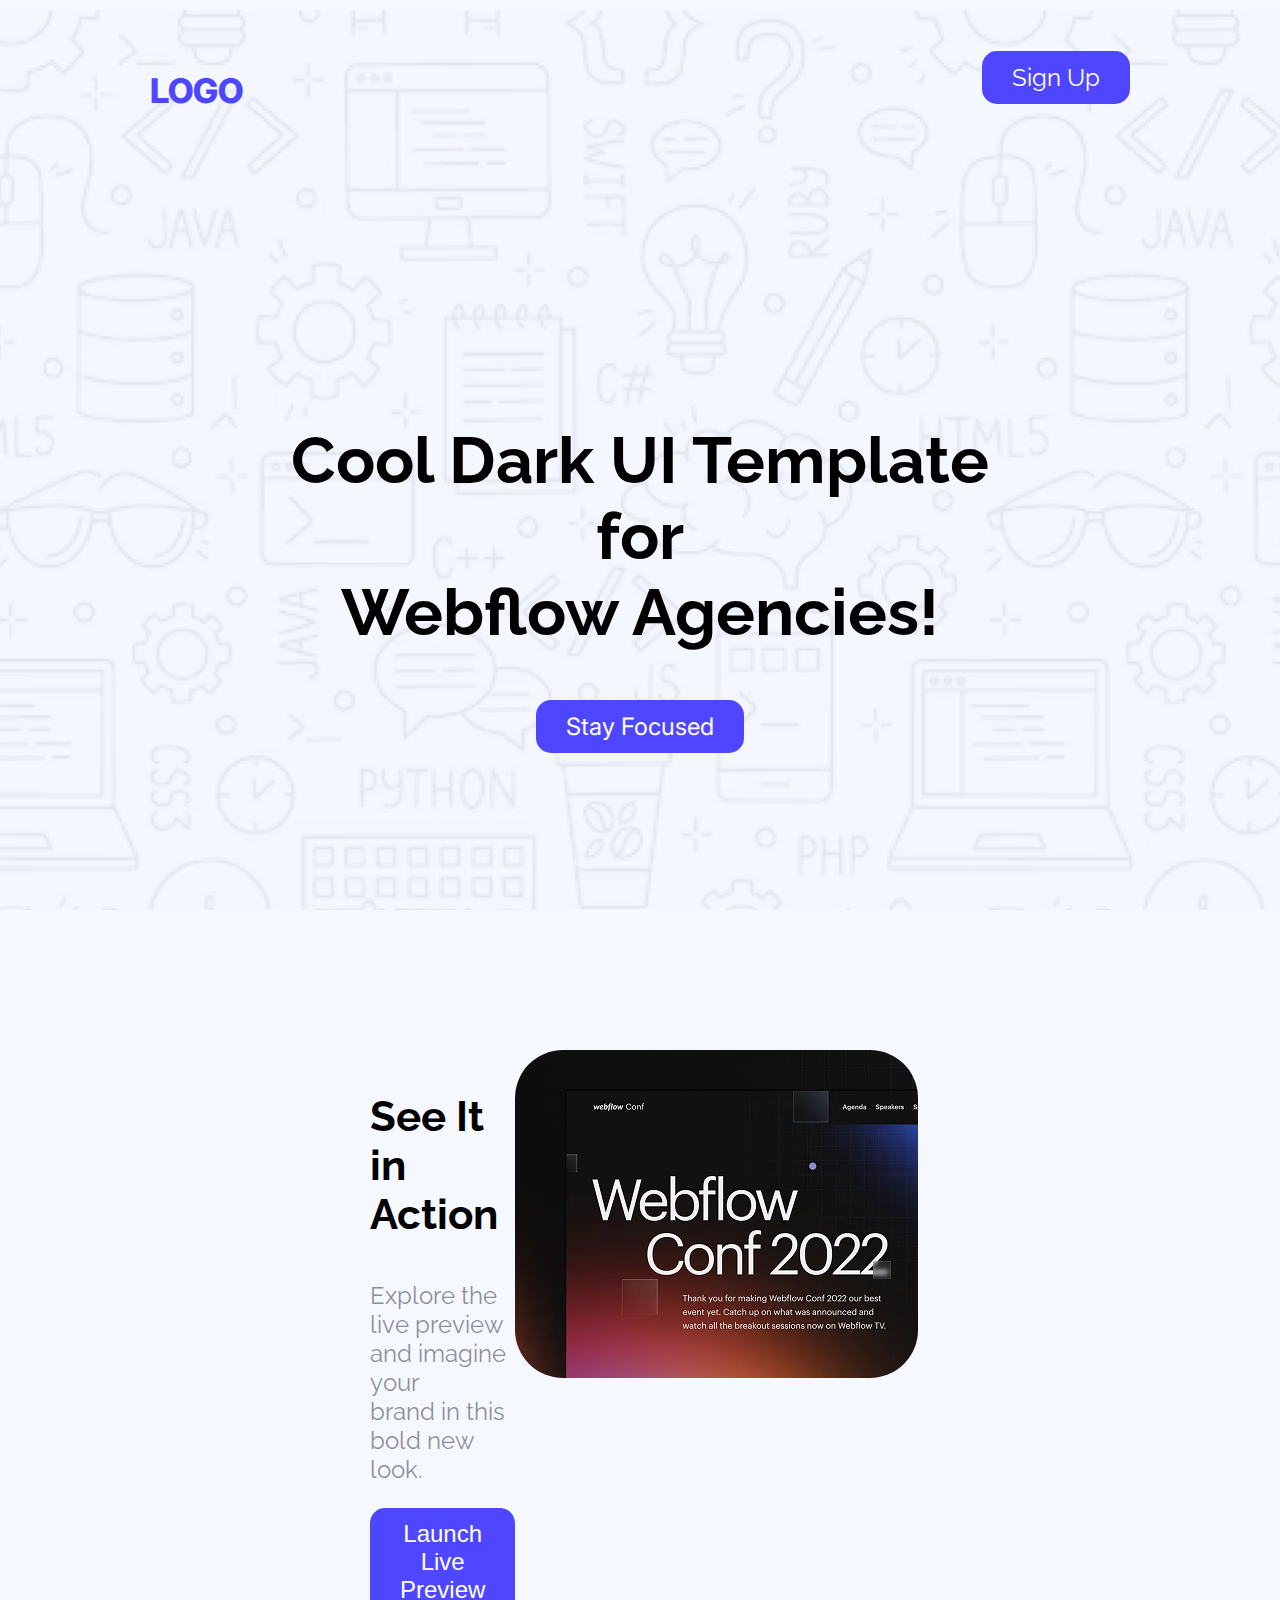
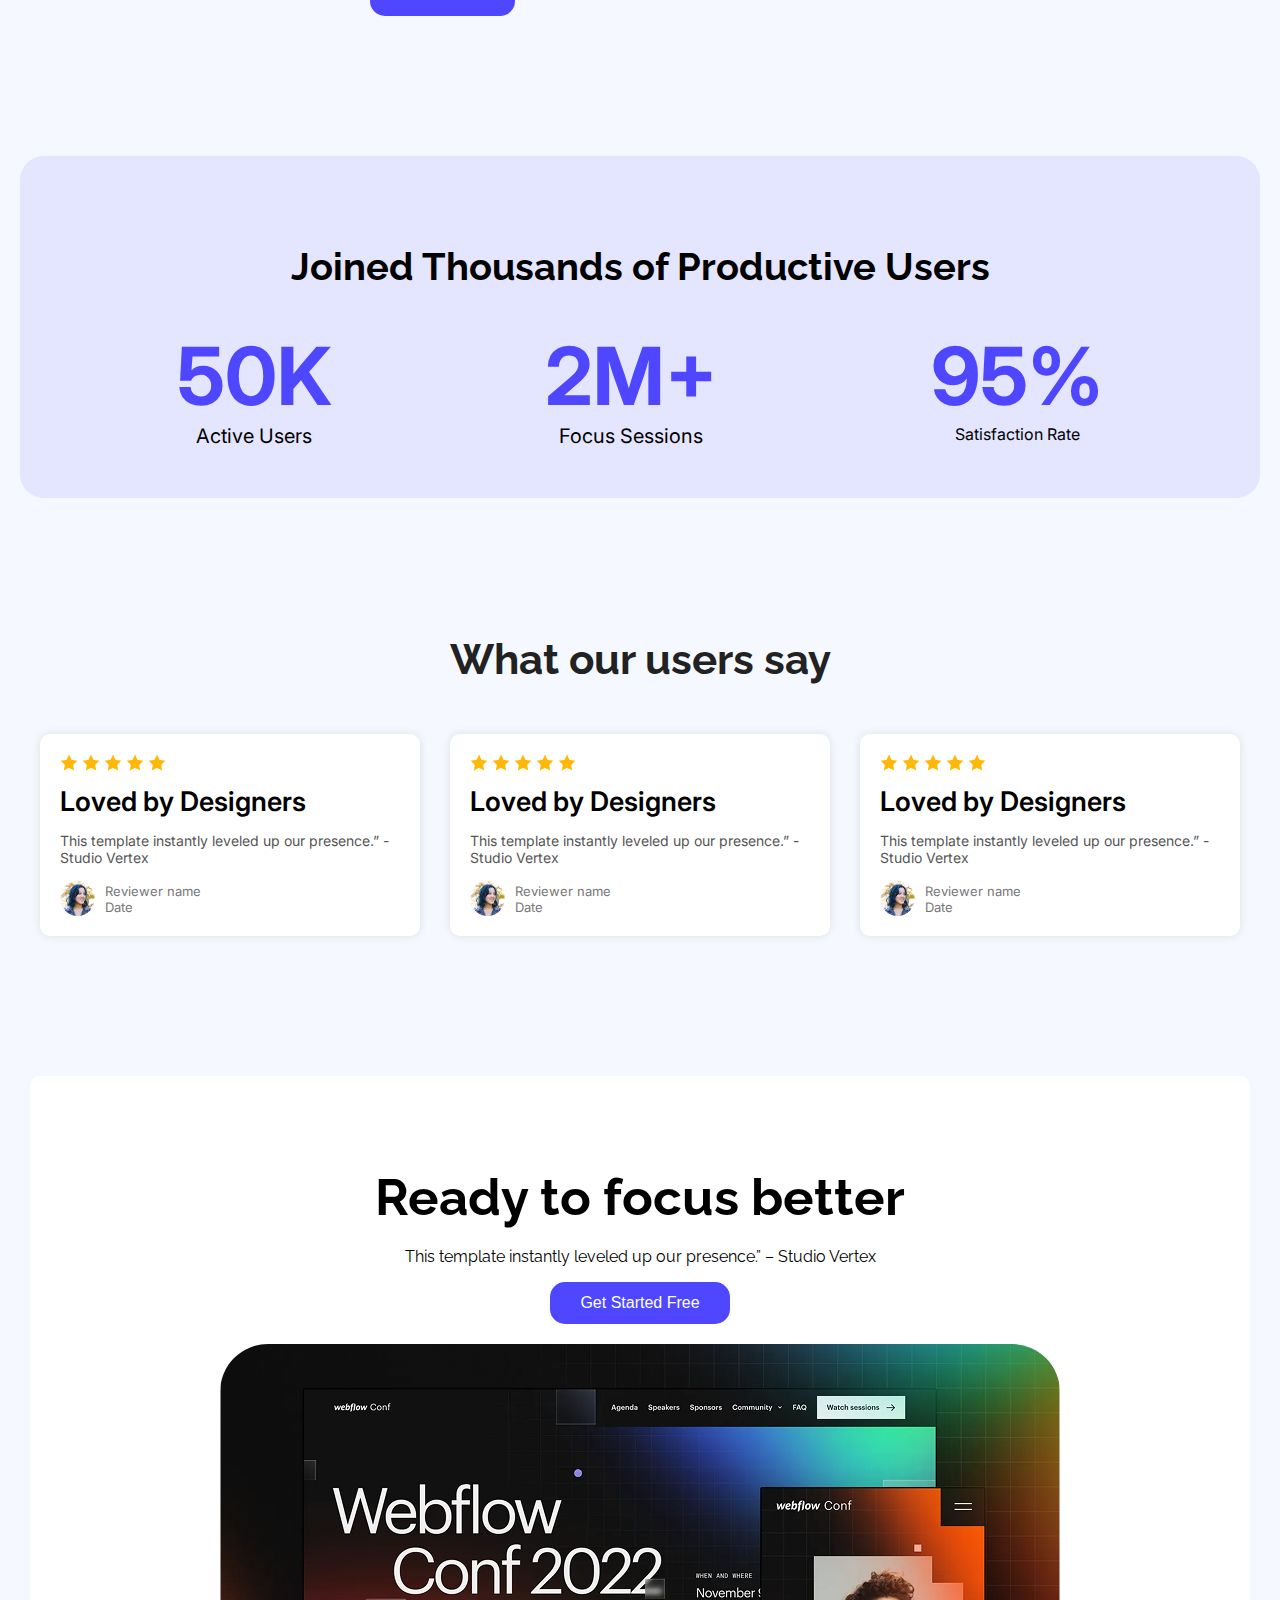
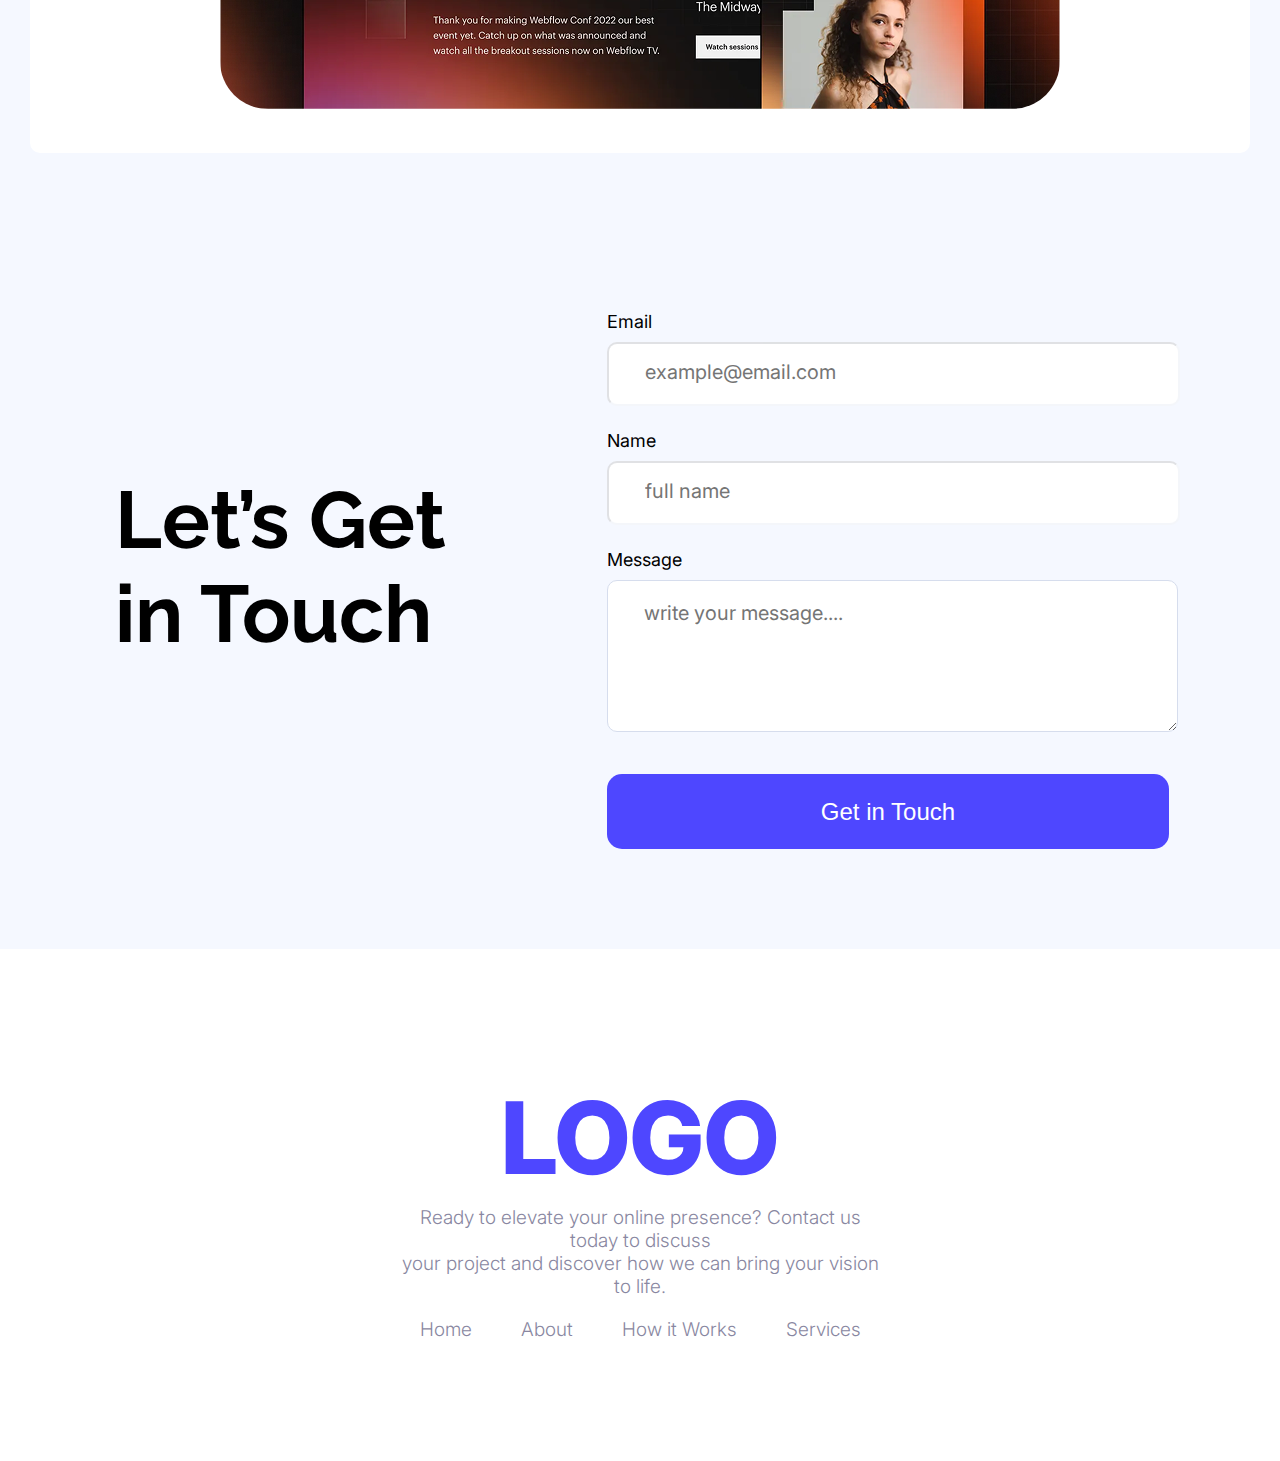
<file: index.html>
<!DOCTYPE html>
<html lang="en">
<head>
    <meta charset="UTF-8">
    <meta name="viewport" content="width=device-width, initial-scale=1.0">
    <title>Web-Flow-A01</title>
    <link rel="stylesheet" href="styles/styles.css">
    <link rel="icon" type="image/x-icon" href="Assets/abstract-color-logo-element-png.webp">
    <link rel="preconnect" href="https://fonts.googleapis.com">
<link rel="preconnect" href="https://fonts.gstatic.com" crossorigin>
<link href="https://fonts.googleapis.com/css2?family=Inter:ital,opsz,wght@0,14..32,100..900;1,14..32,100..900&family=Open+Sans:ital,wght@0,300..800;1,300..800&display=swap" rel="stylesheet">
<link rel="preconnect" href="https://fonts.googleapis.com">
<link rel="preconnect" href="https://fonts.gstatic.com" crossorigin>
<link href="https://fonts.googleapis.com/css2?family=Inter:ital,opsz,wght@0,14..32,100..900;1,14..32,100..900&family=Open+Sans:ital,wght@0,300..800;1,300..800&family=Raleway:ital,wght@0,100..900;1,100..900&display=swap" rel="stylesheet">
</head>
<body>
    <header class="header secondary-bg">
        <nav>
            <h3 class="nav-title inter-normal"><span class="main-color">LOGO</span></h3>
            <a href=""><button class="btn-primary raleway-normal">Sign Up</button></a>
        </nav>
        <div class="banner">
            <div class="banner-contant">
                <h1 class="inter-normal banner-title raleway-normal">Cool Dark UI Template for <br> Webflow Agencies!</h1>
                <a href=""><button class="btn-primary inter-normal focused">Stay Focused</button></a>
            </div>           
        </div>
      </section>
        </header>
    <main>
         <section class="action">
            <div class="action-div">
                <h3 class="action-title raleway-normal">See It in Action</h3>
                <p class="action-description raleway-normal">Explore the live preview and imagine your <br>brand in this bold new look.</p>
                <a href=""><button class="btn-primary">Launch Live Preview</button></a>
            </div class="action-div">
                <img class="action-pic" src="Assets/wc-mini.png" alt="">
        </section>
                <section class="product">
            <h3 class="product-title raleway-normal">Joined Thousands of Productive Users</h3>
            <div class="product-div">
                <div class="product-content">
                    <p class="product-count inter-normal">50K</p>
                    <p class="product-description inter-normal">Active Users</p>
                </div>
                <div class="product-content">
                    <p class="product-count inter-normal">2M+</p>
                    <p class="product-description inter-normal">Focus Sessions</p>
                </div>
                <div class="product-content">
                    <p class="product-count inter-normal">95%</p>
                    <p class="productive-description inter-normal">Satisfaction Rate</p>
                </div>
            </div>
        </section>

                 <section class="tarezameenpar">

                    <h2 class="raleway-normal">What our users say </h2>
                    <div class="testimonial-container">
    <div class="card">
      <div>
        <img src="Assets/icon-star.png" alt="">
        <img src="Assets/icon-star.png" alt="">
        <img src="Assets/icon-star.png" alt="">
        <img src="Assets/icon-star.png" alt="">
        <img src="Assets/icon-star.png" alt="">
      </div>
      <h3 class="star-font inter-normal">Loved by Designers</h3>
      <p class="inter-normal">This template instantly leveled up our presence.” - Studio Vertex</p>
      <div class="reviewer">
        <img src="Assets/avatar.png" alt="">
        <div class="reviewer-info inter-normal">
          Reviewer name<br/>
          Date
        </div>
      </div>
    </div>
    <div class="card">
      <div>
        <img src="Assets/icon-star.png" alt="">
        <img src="Assets/icon-star.png" alt="">
        <img src="Assets/icon-star.png" alt="">
        <img src="Assets/icon-star.png" alt="">
        <img src="Assets/icon-star.png" alt="">
      </div>
      <h3 class=" star-font inter-normal">Loved by Designers</h3>
      <p class="inter-normal">This template instantly leveled up our presence.” - Studio Vertex</p>
      <div class="reviewer">
        <img src="Assets/avatar.png" alt="">
        <div class="reviewer-info inter-normal">
          Reviewer name<br/>
          Date
        </div>
      </div>
    </div>
    <div class="card">
      <div>
        <img src="Assets/icon-star.png" alt="">
        <img src="Assets/icon-star.png" alt="">
        <img src="Assets/icon-star.png" alt="">
        <img src="Assets/icon-star.png" alt="">
        <img src="Assets/icon-star.png" alt="">
      </div>
      <h3 class="inter-normal star-font">Loved by Designers</h3>
      <p class="inter-normal">This template instantly leveled up our presence.” - Studio Vertex</p>
      <div class="reviewer">
        <img src="Assets/avatar.png" alt="">
        <div class="reviewer-info inter-normal">
          Reviewer name<br/>
          Date
        </div>
      </div>
    </div>

    
     </section>
     <section class="ready raleway-normal">
      <h3 class=" ready-title">Ready to focus better</h3>
      <p ready-temp>This template instantly leveled up our presence.” – Studio Vertex</p>
      <div>
        <a href=""><button class="btn-primary ready-btn">Get Started Free</button></a>
      </div>

      <div>
        <img class="ready-img" src="Assets/wc-big.png" alt="">
      </div>




     </section>
     <section class="touch">
            <div class="touch-head">
                <p class="touch-title raleway-normal">Let’s Get in Touch</p>
              
            </div>
            <form action="">
                <p class="touch-font inter-normal">Email</p>
                <input style="width: 497px; height: 20px;" type="email" name="" id="" placeholder="example@email.com" class="inter-normal">
                <p class="touch-font inter-normal">Name</p>
                <input style="width: 497px; height: 20px;" type="text" name="" id="" class="inter-normal" placeholder="full name">
                <p class="touch-font inter-normal">Message</p>
                <textarea name="" id="" class="inter-normal" placeholder="write your message...."></textarea>
                <br>
                <a href=""><button class="touch-button btn-primary">Get in Touch</button></a>
            </form>
      </section>
    </main>
    <footer class="footer">
      <h1 class="footer-tag inter-normal">LOGO</h1>
      <p class="footer-font inter-normal">Ready to elevate your online presence? Contact us today to discuss <br> your project and discover how we can bring your vision to life.</p>
      <div class="footer-div">
        <a class="footer-last inter-normal" href="">Home</a>
        <a class="footer-last inter-normal" href="">About</a>
        <a class="footer-last inter-normal" href="">How it Works</a>
        <a class="footer-last inter-normal" href="">Services</a>

      </div>

    </footer>
</body>
</html>
</file>
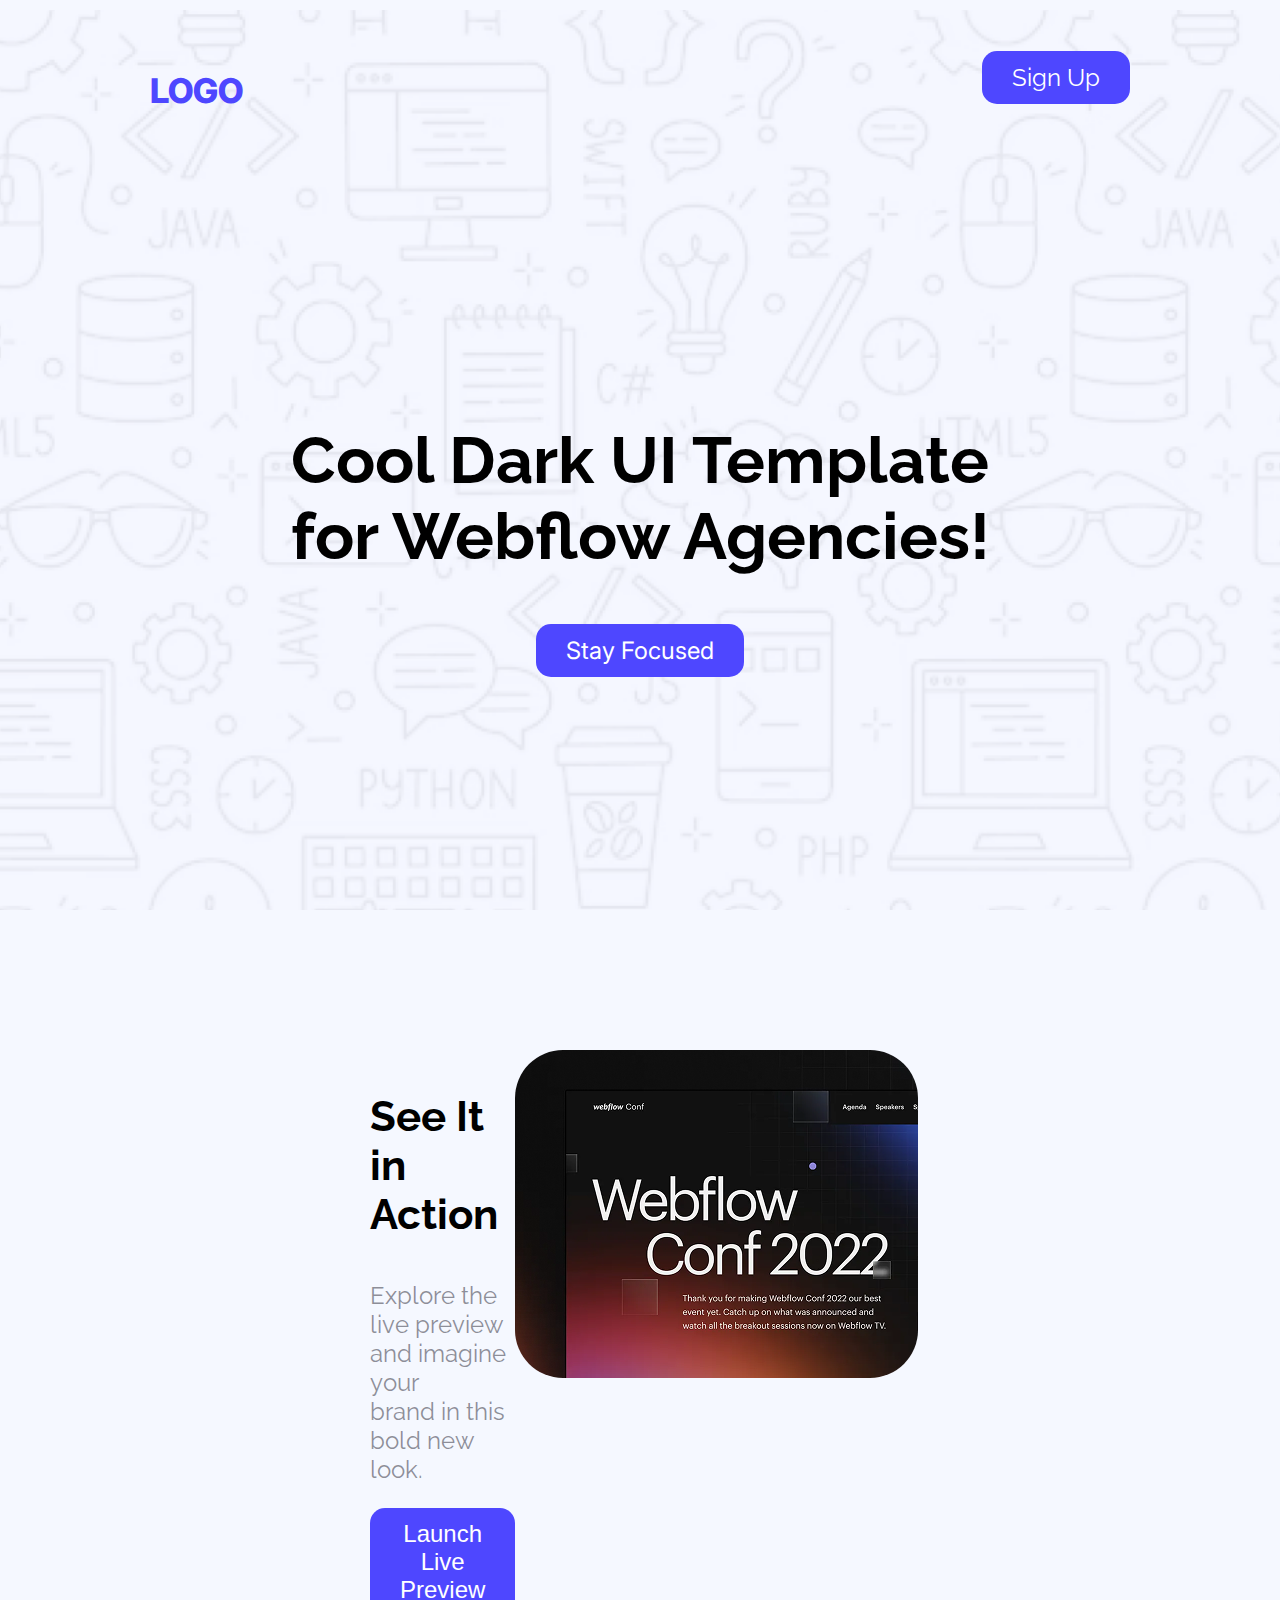
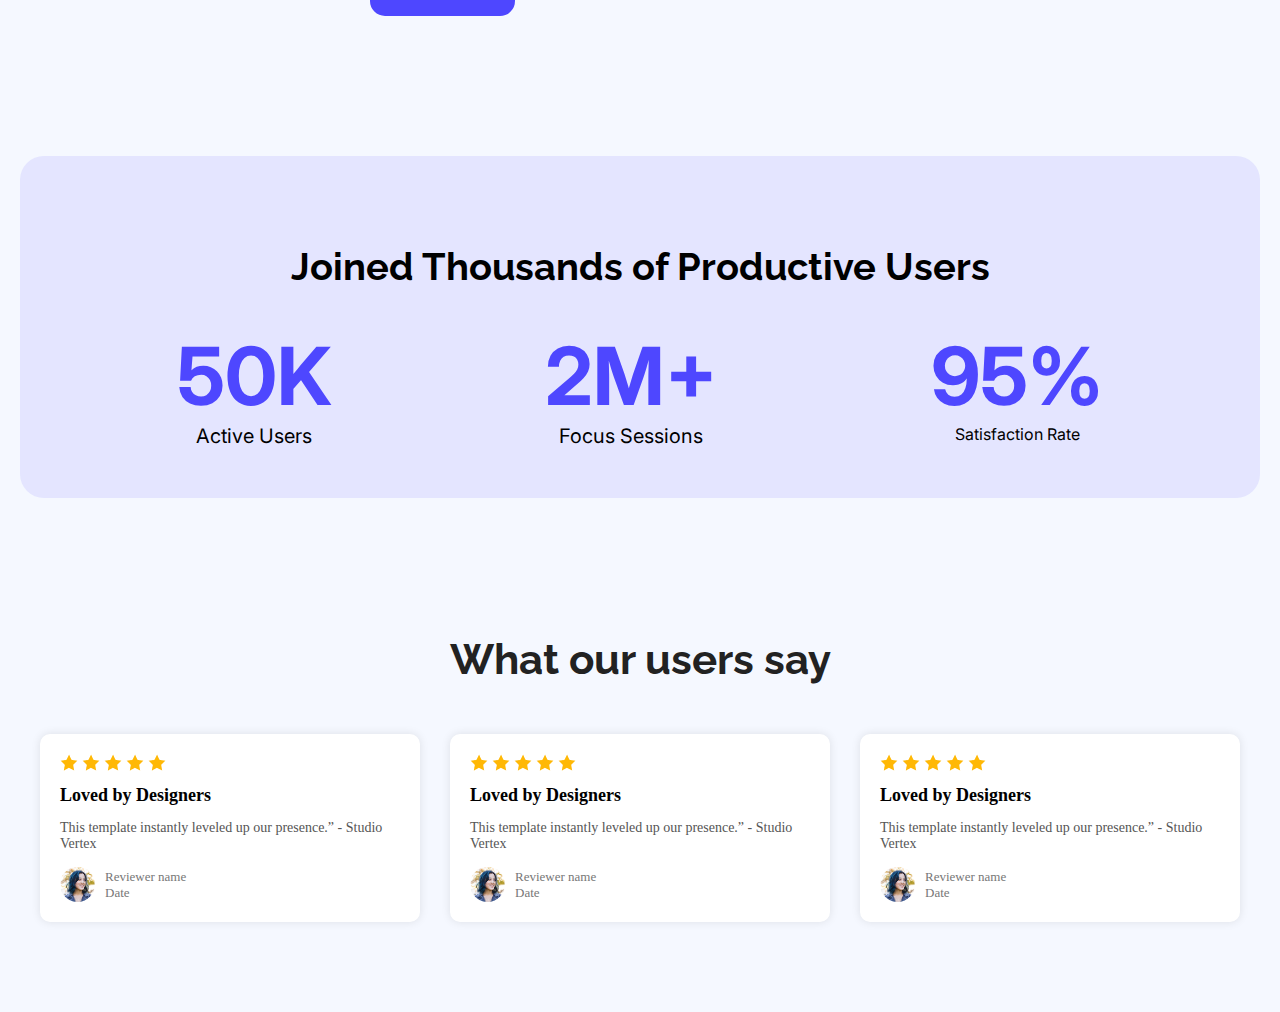
<file: assignmentweb.html>
<!DOCTYPE html>
<html lang="en">
<head>
    <meta charset="UTF-8">
    <meta name="viewport" content="width=device-width, initial-scale=1.0">
    <title>Web-Flow-A01</title>
    <link rel="stylesheet" href="styles/styles.css">
    <link rel="preconnect" href="https://fonts.googleapis.com">
<link rel="preconnect" href="https://fonts.gstatic.com" crossorigin>
<link href="https://fonts.googleapis.com/css2?family=Inter:ital,opsz,wght@0,14..32,100..900;1,14..32,100..900&family=Open+Sans:ital,wght@0,300..800;1,300..800&display=swap" rel="stylesheet">
<link rel="preconnect" href="https://fonts.googleapis.com">
<link rel="preconnect" href="https://fonts.gstatic.com" crossorigin>
<link href="https://fonts.googleapis.com/css2?family=Inter:ital,opsz,wght@0,14..32,100..900;1,14..32,100..900&family=Open+Sans:ital,wght@0,300..800;1,300..800&family=Raleway:ital,wght@0,100..900;1,100..900&display=swap" rel="stylesheet">
</head>
<body>
    <header class="header secondary-bg">
        <nav>
            <h3 class="nav-title inter-normal"><span class="main-color">LOGO</span></h3>
            <a href=""><button class="btn-primary raleway-normal">Sign Up</button></a>
        </nav>
        <div class="banner">
            <div class="banner-contant">
                <h1 class="inter-normal banner-title raleway-normal">Cool Dark UI Template for Webflow Agencies!</h1>
                <a href=""><button class="btn-primary inter-normal focused">Stay Focused</button></a>
            </div>           
        </div>
      </section>
        </header>
    <main>
         <section class="action">
            <div class="action-div">
                <h3 class="action-title raleway-normal">See It in Action</h3>
                <p class="action-description raleway-normal">Explore the live preview and imagine your <br>brand in this bold new look.</p>
                <a href=""><button class="btn-primary">Launch Live Preview</button></a>
            </div class="action-div">
                <img class="action-pic" src="Assets/wc-mini.png" alt="">
        </section>
                <section class="product">
            <h3 class="product-title raleway-normal">Joined Thousands of Productive Users</h3>
            <div class="product-div">
                <div class="product-content">
                    <p class="product-count inter-normal">50K</p>
                    <p class="product-description inter-normal">Active Users</p>
                </div>
                <div class="product-content">
                    <p class="product-count inter-normal">2M+</p>
                    <p class="product-description inter-normal">Focus Sessions</p>
                </div>
                <div class="product-content">
                    <p class="product-count inter-normal">95%</p>
                    <p class="productive-description inter-normal">Satisfaction Rate</p>
                </div>
            </div>
        </section>

                 <section class="tarezameenpar">

                    <h2 class="raleway-normal">What our users say </h2>
                    <div class="testimonial-container">
    <div class="card">
      <div class="stars">
        <img src="Assets/icon-star.png" alt="">
        <img src="Assets/icon-star.png" alt="">
        <img src="Assets/icon-star.png" alt="">
        <img src="Assets/icon-star.png" alt="">
        <img src="Assets/icon-star.png" alt="">
      </div>
      <h3>Loved by Designers</h3>
      <p>This template instantly leveled up our presence.” - Studio Vertex</p>
      <div class="reviewer">
        <img src="Assets/avatar.png" alt="">
        <div class="reviewer-info">
          Reviewer name<br/>
          Date
        </div>
      </div>
    </div>
    <div class="card">
      <div class="stars">
        <img src="Assets/icon-star.png" alt="">
        <img src="Assets/icon-star.png" alt="">
        <img src="Assets/icon-star.png" alt="">
        <img src="Assets/icon-star.png" alt="">
        <img src="Assets/icon-star.png" alt="">
      </div>
      <h3>Loved by Designers</h3>
      <p>This template instantly leveled up our presence.” - Studio Vertex</p>
      <div class="reviewer">
        <img src="Assets/avatar.png" alt="">
        <div class="reviewer-info">
          Reviewer name<br/>
          Date
        </div>
      </div>
    </div>
    <div class="card">
      <div class="stars">
        <img src="Assets/icon-star.png" alt="">
        <img src="Assets/icon-star.png" alt="">
        <img src="Assets/icon-star.png" alt="">
        <img src="Assets/icon-star.png" alt="">
        <img src="Assets/icon-star.png" alt="">
      </div>
      <h3>Loved by Designers</h3>
      <p>This template instantly leveled up our presence.” - Studio Vertex</p>
      <div class="reviewer">
        <img src="Assets/avatar.png" alt="">
        <div class="reviewer-info">
          Reviewer name<br/>
          Date
        </div>
      </div>
    </div>

    
                 </section>

    </main>
    <footer>

    </footer>
</body>
</html>
</file>
<file: styles/styles.css>
.inter-normal{
  font-family: "Inter", sans-serif;
  font-optical-sizing: auto;
  font-style: normal;
}


.raleway-normal {
  font-family: "Raleway", sans-serif;
  font-optical-sizing: auto;
  font-style: normal;
}
/* head styles */

.main-color{
    color: #4E47FF;
    font-weight:800;
}

.nav-title{
    font-size: 34px;
    font-weight: bolder;
    margin-top: 60px;
}
nav{
    display: flex;
    align-items: center;
    justify-content:space-between;
    margin: 60px 200px;
}
/* button styles */
.btn-primary{
    background-color: #4E47FF;
    border: none;
    color: white;
    padding: 12px 30px; 
    font-weight: normal;
    font-size: 24px;
    text-align: center;
    cursor: pointer;
    outline: none;
     border-radius: 15px;
}
.btn-primary:hover {
  
    background-color: rgb(62, 158, 255);
    cursor: pointer;
    color: black;
    transition-duration: 0.4s;
    transform: translateX(2px);
}

.button:active {
  background-color: rgb(62, 158, 255);
  box-shadow: 0 5px #666;
  transform: translateY(4px);
  
}

body{
    height: 100%;
    background-color: #F5F8FF; 
    margin: -50px;
}
.secondary-bg{

    background-image: url(../Assets/Hero-bg.png);
    background-repeat: no-repeat;
    background-position:center;
    background-size: cover; 
    height: 100vh;
    width: 100%; 
}
/* banner */
.banner{
    text-align: center;
    padding: 37px;

}
.banner-content{
    /* display: flex; */
      justify-content: center;
      align-items: center;
}
.banner-title{
    font-size: 65px;
    margin: 100px 267px 0px ;
    margin-top: 180px;
}
.focused{
    margin-top:50px;
}
/* section */
.action{
    display: flex;
    justify-content: space-between;
    margin: 300px;
    /* gap: 100px; */
    padding: 0 120px;
    margin-top: 140px;
    margin-bottom: 140px;

}
.action-title{
    font-size: 42px;
}
.action-pic{
    border-radius: 48px;
    width: 403px;
    height: 328px;
}
.action-description{
    font-size: 24px;
    color: rgba(37, 36, 50, 0.5);
    margin-right: 70px;
}

/* 3rd part */
.product{
    text-align: center;
    padding: 50px;
    max-width: 1140px;
    margin: 116px auto 0 auto;
    background-color: rgba(78, 71, 255, 0.1);
    border-radius: 24px;
}
.product-title{
    font-size: 38px;
}
.product-div{
    display: flex;
    justify-content: space-around ;
}
.product-content p{
    margin: 0px;
    padding: 0px;
}

.product-count{
    font-size: 80px;
    font-weight: bold;
    color: #4E47FF;
}
.product-description{
    font-size: 20px;
    color: rgba(0, 0, 0, 0.5);
}

/* 4th part */

h2 {
      text-align: center;
      margin: 40px 0 20px;
      color: #222;
      font-size: 42px;
    }

    .tarezameenpar{
        justify-items: center;
        /* margin-bottom: 50px; */
        width: 100%;
        align-items: center;
        margin: 137px auto 0 auto;
        margin-bottom: 140px;
    }

    .testimonial-container {
      display: flex;
      justify-content: space-between;
      gap: 30px;
      max-width: 1200px;
      padding: 0 20px;
      width: 100%;
      flex-wrap: nowrap;
      margin: 0 auto;

    }

    .card {
      background-color: white;
      border-radius: 10px;
      box-shadow: 0 0 10px rgba(0,0,0,0.1);
      padding: 20px;
      width: 500px;
      margin-top: 30px;
    }
    .card .star-font{
      font-size: 27px;
      font-weight: 600;
    }

    .card h3 {
      margin: 10px 0 5px;
      font-size: 18px;
    }

    .card p {
      font-size: 14px;
      color: #555;
    }

    .reviewer {
      display: flex;
      align-items: center;
      margin-top: 15px;
    }

    .reviewer img {
      width: 35px;
      height: 35px;
      border-radius: 50%;
      margin-right: 10px;
    }

    .reviewer-info {
      font-size: 13px;
      color: #777;
    }
    /* 5th part */
    .ready{
      justify-items: center;
      margin: 0px auto 0px auto;
      padding: 40px;
      background-color: #FFFFFF;
      border-radius: 10px;
      max-width: 1140px;
      margin-top: 137px;
      margin-bottom: 140px;
      /* margin-right: 100px; */
    }
    .ready-title{
      font-size: 51px;
      font-weight: bold;
      padding: none;
      margin-bottom: 20px;
    }
    .ready-img{
      border-radius: 48px;
    }
    .ready-temp{
      font-size: 20px;
      margin-top: 0;
      color: rgba(0, 0, 0, 0.5);
    }
    .ready-btn{
      font-size: 16px;
      font-weight: 200;
      margin-bottom: 20px;
    }

     /* 6th part */
.touch{
    display: flex;
    justify-content: space-between;
    gap: 120px;
    margin: 0 auto;
    max-width: 1140px;
    padding: 0 150px;
    /* gap: 10px; */
    margin-top: 90px;
}
.touch-head{
    gap: 200px;
    text-align:left;
}
.touch-title{
    font-size: 80px;
    font-weight: bold;
    padding: 0px 10px;
    padding-top: 100px;
    margin-left: 5px;
    margin-right: 5px;

}
.touch input[type="text"], .touch input[type="email"]{
    border-color: rgba(214, 221, 237, 0.262);
    height: 35px;
    border-radius: 10px;
    background-color: white;
    display: block;
    width: 497px;
    padding: 20px 36px;
    margin-bottom: 24px;
}
.touch textarea{
    border-color: rgba(214, 221, 237, 1);
    height: 110px;
    border-radius: 10px;
    background-color: white;
    display: block;
    width: 497px;
    padding: 20px 36px;
    margin-bottom: 24px;
}
::placeholder{
    font-size: 20px;
}
.touch-font{
     font-size:18px;
    font-weight: 700px;
    margin-bottom: 10px;
}
.touch-button{
    width: 562px;
    height: 75px;
    font-size: 16px;
}
/* footer */
footer{
  margin-top: 100px;
}
.footer{
  text-align: center;
  background-color: white;
  padding: 120px;
}
.footer-tag{
  font-size: 100px;
  font-weight: 800;
  margin: 8px;
  padding: 0px;
  color: #4E47FF;
}
.footer-font{
   color: rgba(137, 135, 161, 1);
    font-size: 19px;
    font-weight: 300;
    margin: 0px 330px;


}
.footer-div{
  display: flex;
  justify-content: center;
  gap: 49px;
}
.footer-last{
  font-size: 19px;
  font-weight: 300;
  color: #8987A1;
  text-decoration: none;
  margin-top: 20px;
}
</file>
